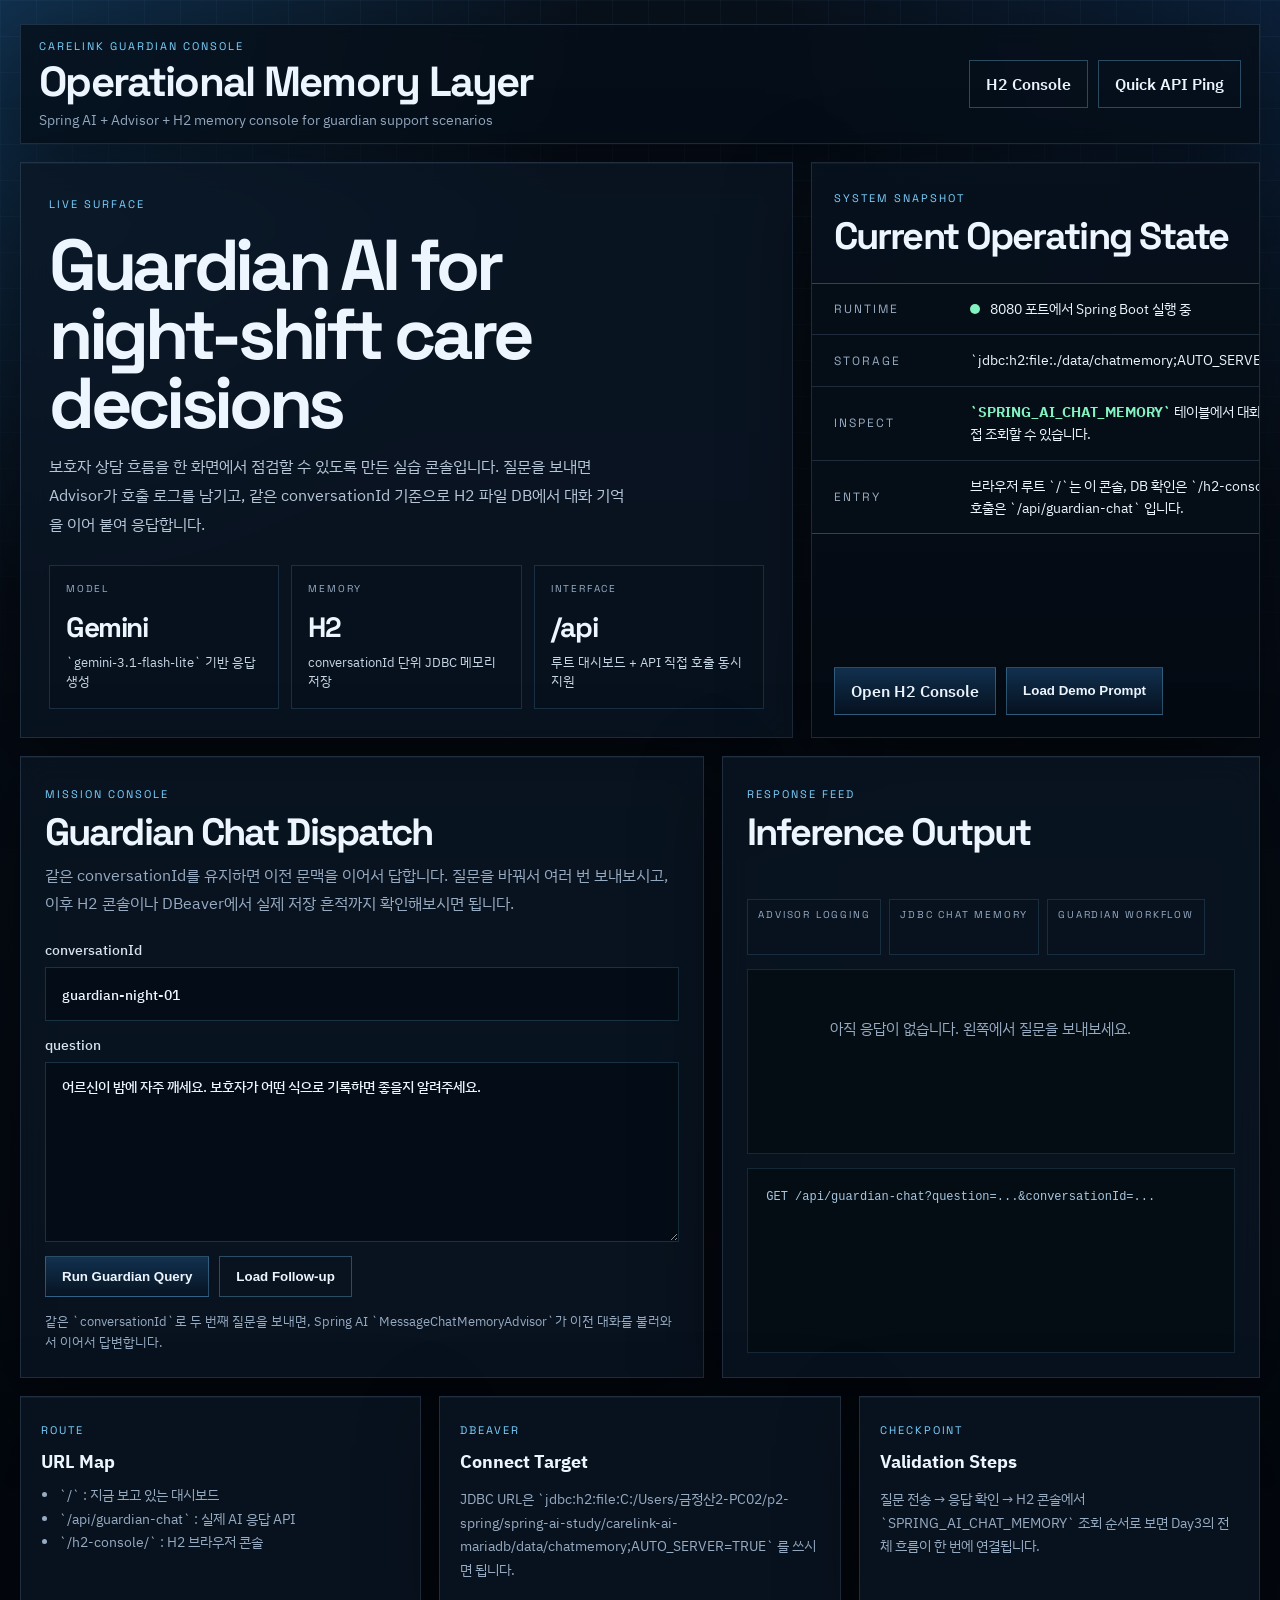
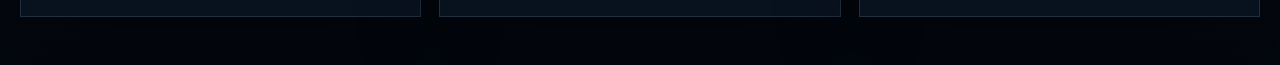
<file: carelink-ai-mariadb/src/main/resources/static/index.html>
<!DOCTYPE html>
<html lang="ko">
<head>
    <meta charset="UTF-8">
    <meta name="viewport" content="width=device-width, initial-scale=1.0">
    <title>CareLink Guardian Console</title>
    <style>
        @import url("https://fonts.googleapis.com/css2?family=IBM+Plex+Sans+KR:wght@300;400;500;600;700&family=Space+Grotesk:wght@400;500;700&display=swap");

        :root {
            --bg: #07111f;
            --bg-deep: #040b15;
            --panel: rgba(11, 22, 37, 0.78);
            --panel-strong: rgba(12, 28, 48, 0.94);
            --line: rgba(138, 176, 214, 0.18);
            --line-strong: rgba(92, 187, 255, 0.44);
            --text: #edf5ff;
            --muted: #97abc2;
            --accent: #7bd1ff;
            --accent-strong: #1ea7ff;
            --success: #83f2c1;
            --danger: #ff8f8f;
            --shadow: 0 24px 80px rgba(0, 0, 0, 0.45);
        }

        * {
            box-sizing: border-box;
        }

        body {
            margin: 0;
            min-height: 100vh;
            font-family: "IBM Plex Sans KR", "Segoe UI", sans-serif;
            color: var(--text);
            background:
                radial-gradient(circle at top left, rgba(32, 107, 170, 0.35), transparent 28%),
                radial-gradient(circle at top right, rgba(16, 53, 97, 0.42), transparent 24%),
                linear-gradient(180deg, #08111c 0%, #050b14 42%, #03070e 100%);
            overflow-x: hidden;
        }

        body::before {
            content: "";
            position: fixed;
            inset: 0;
            background-image:
                linear-gradient(rgba(122, 171, 220, 0.06) 1px, transparent 1px),
                linear-gradient(90deg, rgba(122, 171, 220, 0.06) 1px, transparent 1px);
            background-size: 36px 36px;
            mask-image: linear-gradient(180deg, rgba(0, 0, 0, 0.9), transparent 92%);
            pointer-events: none;
        }

        .shell {
            position: relative;
            width: min(1380px, calc(100% - 40px));
            margin: 24px auto 48px;
        }

        .topbar {
            display: flex;
            justify-content: space-between;
            align-items: center;
            gap: 16px;
            padding: 14px 18px;
            border: 1px solid var(--line);
            background: rgba(6, 14, 24, 0.8);
            backdrop-filter: blur(10px);
            box-shadow: var(--shadow);
        }

        .brand-block {
            display: flex;
            flex-direction: column;
            gap: 2px;
        }

        .eyebrow,
        .metric-label,
        .section-label,
        .chip {
            font-family: "Space Grotesk", sans-serif;
            text-transform: uppercase;
            letter-spacing: 0.18em;
        }

        .eyebrow {
            color: var(--accent);
            font-size: 11px;
        }

        .brand-title {
            font-family: "Space Grotesk", sans-serif;
            font-size: clamp(24px, 5vw, 42px);
            font-weight: 700;
            letter-spacing: -0.04em;
            margin: 0;
        }

        .brand-copy {
            margin: 0;
            color: var(--muted);
            font-size: 14px;
        }

        .top-actions {
            display: flex;
            flex-wrap: wrap;
            gap: 10px;
        }

        .button,
        button {
            appearance: none;
            border: 1px solid rgba(125, 210, 255, 0.3);
            background: linear-gradient(180deg, rgba(20, 58, 94, 0.78), rgba(7, 20, 35, 0.88));
            color: var(--text);
            padding: 12px 16px;
            border-radius: 0;
            cursor: pointer;
            text-decoration: none;
            font-weight: 600;
            transition: transform 180ms ease, border-color 180ms ease, background 180ms ease;
        }

        .button:hover,
        button:hover {
            transform: translateY(-1px);
            border-color: var(--accent);
            background: linear-gradient(180deg, rgba(24, 77, 125, 0.9), rgba(8, 26, 44, 0.96));
        }

        .hero {
            display: grid;
            grid-template-columns: minmax(0, 1.55fr) minmax(320px, 0.9fr);
            gap: 18px;
            margin-top: 18px;
        }

        .panel {
            position: relative;
            border: 1px solid var(--line);
            background: var(--panel);
            backdrop-filter: blur(14px);
            box-shadow: var(--shadow);
            overflow: hidden;
        }

        .panel::before {
            content: "";
            position: absolute;
            inset: 0;
            border-top: 1px solid rgba(255, 255, 255, 0.04);
            pointer-events: none;
        }

        .hero-panel {
            padding: 28px;
            min-height: 320px;
        }

        .hero-title {
            max-width: 11ch;
            margin: 18px 0 14px;
            font-family: "Space Grotesk", sans-serif;
            font-size: clamp(34px, 6vw, 72px);
            line-height: 0.96;
            letter-spacing: -0.06em;
        }

        .hero-description {
            max-width: 58ch;
            margin: 0 0 26px;
            color: #b7c7d8;
            font-size: 16px;
            line-height: 1.8;
        }

        .hero-grid {
            display: grid;
            grid-template-columns: repeat(3, minmax(0, 1fr));
            gap: 12px;
        }

        .metric {
            padding: 16px;
            border: 1px solid rgba(123, 209, 255, 0.16);
            background: rgba(8, 17, 29, 0.72);
        }

        .metric-label {
            color: var(--muted);
            font-size: 10px;
        }

        .metric-value {
            margin-top: 14px;
            font-family: "Space Grotesk", sans-serif;
            font-size: 28px;
            font-weight: 700;
            letter-spacing: -0.05em;
        }

        .metric-copy {
            margin-top: 8px;
            color: #c7d6e5;
            font-size: 13px;
            line-height: 1.5;
        }

        .right-panel {
            display: flex;
            flex-direction: column;
            min-height: 320px;
            background:
                linear-gradient(180deg, rgba(7, 16, 28, 0.92), rgba(4, 10, 18, 0.98)),
                linear-gradient(120deg, rgba(0, 168, 255, 0.12), transparent 60%);
        }

        .right-header {
            padding: 22px 22px 0;
        }

        .status-grid {
            display: grid;
            gap: 1px;
            margin-top: 18px;
            border-top: 1px solid var(--line);
            border-bottom: 1px solid var(--line);
            background: var(--line);
        }

        .status-row {
            display: grid;
            grid-template-columns: 120px 1fr;
            gap: 16px;
            padding: 14px 22px;
            background: rgba(5, 12, 21, 0.96);
            align-items: center;
        }

        .status-key {
            color: var(--muted);
            font-size: 12px;
            text-transform: uppercase;
            letter-spacing: 0.16em;
            font-family: "Space Grotesk", sans-serif;
        }

        .status-value {
            font-size: 14px;
            line-height: 1.6;
        }

        .status-value strong {
            color: var(--success);
        }

        .status-actions {
            margin-top: auto;
            padding: 20px 22px 22px;
            display: flex;
            flex-wrap: wrap;
            gap: 10px;
        }

        .workspace {
            display: grid;
            grid-template-columns: minmax(0, 1.12fr) minmax(320px, 0.88fr);
            gap: 18px;
            margin-top: 18px;
        }

        .section {
            padding: 24px;
        }

        .section-label {
            font-size: 11px;
            color: var(--accent);
        }

        .section-title {
            margin: 10px 0 8px;
            font-family: "Space Grotesk", sans-serif;
            font-size: clamp(26px, 4vw, 38px);
            line-height: 1.05;
            letter-spacing: -0.05em;
        }

        .section-copy {
            margin: 0 0 22px;
            color: var(--muted);
            line-height: 1.8;
        }

        .form-grid {
            display: grid;
            gap: 14px;
        }

        label {
            display: grid;
            gap: 8px;
            color: #d7e3ef;
            font-size: 14px;
            font-weight: 500;
        }

        input,
        textarea {
            width: 100%;
            border: 1px solid rgba(123, 209, 255, 0.18);
            background: rgba(4, 13, 23, 0.86);
            color: var(--text);
            font: inherit;
            padding: 14px 16px;
            resize: vertical;
            min-height: 54px;
            border-radius: 0;
            outline: none;
            transition: border-color 180ms ease, box-shadow 180ms ease;
        }

        textarea {
            min-height: 180px;
        }

        input:focus,
        textarea:focus {
            border-color: var(--accent);
            box-shadow: 0 0 0 1px rgba(123, 209, 255, 0.28);
        }

        .form-actions {
            display: flex;
            flex-wrap: wrap;
            gap: 10px;
            align-items: center;
        }

        .ghost {
            background: transparent;
        }

        .hint {
            color: var(--muted);
            font-size: 13px;
            line-height: 1.6;
        }

        .response-shell {
            display: grid;
            gap: 14px;
        }

        .chip-row {
            display: flex;
            flex-wrap: wrap;
            gap: 8px;
        }

        .chip {
            padding: 8px 10px;
            border: 1px solid rgba(123, 209, 255, 0.14);
            background: rgba(8, 18, 30, 0.8);
            color: var(--muted);
            font-size: 10px;
        }

        .response-box,
        .raw-box {
            border: 1px solid rgba(123, 209, 255, 0.14);
            background: rgba(4, 12, 20, 0.92);
            padding: 18px;
            min-height: 160px;
        }

        .response-box {
            white-space: pre-wrap;
            line-height: 1.8;
            font-size: 15px;
        }

        .raw-box {
            white-space: pre-wrap;
            color: #a7c7df;
            font-family: "Consolas", "Courier New", monospace;
            font-size: 12px;
            line-height: 1.7;
        }

        .response-empty {
            color: var(--muted);
        }

        .loading {
            color: var(--accent);
        }

        .danger {
            color: var(--danger);
        }

        .footer-grid {
            display: grid;
            grid-template-columns: repeat(3, minmax(0, 1fr));
            gap: 18px;
            margin-top: 18px;
        }

        .mini-card {
            padding: 20px;
        }

        .mini-card h3 {
            margin: 10px 0 8px;
            font-size: 18px;
        }

        .mini-card p,
        .mini-card li {
            color: var(--muted);
            line-height: 1.7;
            font-size: 14px;
        }

        .mini-card ul {
            margin: 10px 0 0;
            padding-left: 18px;
        }

        .pulse {
            position: relative;
            display: inline-flex;
            align-items: center;
            gap: 10px;
        }

        .pulse::before {
            content: "";
            width: 10px;
            height: 10px;
            border-radius: 999px;
            background: var(--success);
            box-shadow: 0 0 0 0 rgba(131, 242, 193, 0.6);
            animation: pulse 1.8s infinite;
        }

        @keyframes pulse {
            0% { box-shadow: 0 0 0 0 rgba(131, 242, 193, 0.5); }
            70% { box-shadow: 0 0 0 16px rgba(131, 242, 193, 0); }
            100% { box-shadow: 0 0 0 0 rgba(131, 242, 193, 0); }
        }

        @media (max-width: 1100px) {
            .hero,
            .workspace,
            .footer-grid {
                grid-template-columns: 1fr;
            }

            .hero-grid {
                grid-template-columns: 1fr;
            }
        }

        @media (max-width: 720px) {
            .shell {
                width: min(100% - 24px, 100%);
                margin-top: 12px;
            }

            .topbar,
            .hero-panel,
            .section,
            .mini-card {
                padding: 18px;
            }

            .status-row {
                grid-template-columns: 1fr;
                gap: 6px;
            }

            .brand-title {
                font-size: 28px;
            }
        }
    </style>
</head>
<body>
<div class="shell">
    <header class="topbar">
        <div class="brand-block">
            <span class="eyebrow">CareLink Guardian Console</span>
            <h1 class="brand-title">Operational Memory Layer</h1>
            <p class="brand-copy">Spring AI + Advisor + H2 memory console for guardian support scenarios</p>
        </div>
        <div class="top-actions">
            <a class="button ghost" href="/h2-console/" target="_blank" rel="noreferrer">H2 Console</a>
            <a class="button ghost" href="/api/guardian-chat?question=안녕하세요&conversationId=demo-1" target="_blank" rel="noreferrer">Quick API Ping</a>
        </div>
    </header>

    <section class="hero">
        <article class="panel hero-panel">
            <span class="eyebrow">Live Surface</span>
            <h2 class="hero-title">Guardian AI for night-shift care decisions</h2>
            <p class="hero-description">
                보호자 상담 흐름을 한 화면에서 점검할 수 있도록 만든 실습 콘솔입니다.
                질문을 보내면 Advisor가 호출 로그를 남기고, 같은 conversationId 기준으로 H2 파일 DB에서 대화 기억을 이어 붙여 응답합니다.
            </p>
            <div class="hero-grid">
                <div class="metric">
                    <div class="metric-label">Model</div>
                    <div class="metric-value">Gemini</div>
                    <div class="metric-copy">`gemini-3.1-flash-lite` 기반 응답 생성</div>
                </div>
                <div class="metric">
                    <div class="metric-label">Memory</div>
                    <div class="metric-value">H2</div>
                    <div class="metric-copy">conversationId 단위 JDBC 메모리 저장</div>
                </div>
                <div class="metric">
                    <div class="metric-label">Interface</div>
                    <div class="metric-value">/api</div>
                    <div class="metric-copy">루트 대시보드 + API 직접 호출 동시 지원</div>
                </div>
            </div>
        </article>

        <aside class="panel right-panel">
            <div class="right-header">
                <span class="eyebrow">System Snapshot</span>
                <h2 class="section-title">Current Operating State</h2>
            </div>
            <div class="status-grid">
                <div class="status-row">
                    <div class="status-key">Runtime</div>
                    <div class="status-value"><span class="pulse">8080 포트에서 Spring Boot 실행 중</span></div>
                </div>
                <div class="status-row">
                    <div class="status-key">Storage</div>
                    <div class="status-value">`jdbc:h2:file:./data/chatmemory;AUTO_SERVER=TRUE`</div>
                </div>
                <div class="status-row">
                    <div class="status-key">Inspect</div>
                    <div class="status-value"><strong>`SPRING_AI_CHAT_MEMORY`</strong> 테이블에서 대화 이력을 직접 조회할 수 있습니다.</div>
                </div>
                <div class="status-row">
                    <div class="status-key">Entry</div>
                    <div class="status-value">브라우저 루트 `/`는 이 콘솔, DB 확인은 `/h2-console/`, 실제 호출은 `/api/guardian-chat` 입니다.</div>
                </div>
            </div>
            <div class="status-actions">
                <a class="button" href="/h2-console/" target="_blank" rel="noreferrer">Open H2 Console</a>
                <button type="button" id="fillExampleButton">Load Demo Prompt</button>
            </div>
        </aside>
    </section>

    <section class="workspace">
        <article class="panel section">
            <span class="section-label">Mission Console</span>
            <h2 class="section-title">Guardian Chat Dispatch</h2>
            <p class="section-copy">
                같은 conversationId를 유지하면 이전 문맥을 이어서 답합니다.
                질문을 바꿔서 여러 번 보내보시고, 이후 H2 콘솔이나 DBeaver에서 실제 저장 흔적까지 확인해보시면 됩니다.
            </p>
            <form class="form-grid" id="guardianForm">
                <label>
                    conversationId
                    <input id="conversationId" name="conversationId" type="text" value="guardian-night-01" required>
                </label>
                <label>
                    question
                    <textarea id="question" name="question" required>어르신이 밤에 자주 깨세요. 보호자가 어떤 식으로 기록하면 좋을지 알려주세요.</textarea>
                </label>
                <div class="form-actions">
                    <button type="submit" id="submitButton">Run Guardian Query</button>
                    <button type="button" class="ghost" id="secondExampleButton">Load Follow-up</button>
                </div>
                <div class="hint">
                    같은 `conversationId`로 두 번째 질문을 보내면,
                    Spring AI `MessageChatMemoryAdvisor`가 이전 대화를 불러와서 이어서 답변합니다.
                </div>
            </form>
        </article>

        <aside class="panel section response-shell">
            <div>
                <span class="section-label">Response Feed</span>
                <h2 class="section-title">Inference Output</h2>
            </div>
            <div class="chip-row">
                <span class="chip">advisor logging</span>
                <span class="chip">jdbc chat memory</span>
                <span class="chip">guardian workflow</span>
            </div>
            <div class="response-box" id="answerBox">
                <span class="response-empty">아직 응답이 없습니다. 왼쪽에서 질문을 보내보세요.</span>
            </div>
            <div class="raw-box" id="rawBox">GET /api/guardian-chat?question=...&conversationId=...</div>
        </aside>
    </section>

    <section class="footer-grid">
        <article class="panel mini-card">
            <span class="section-label">Route</span>
            <h3>URL Map</h3>
            <ul>
                <li>`/` : 지금 보고 있는 대시보드</li>
                <li>`/api/guardian-chat` : 실제 AI 응답 API</li>
                <li>`/h2-console/` : H2 브라우저 콘솔</li>
            </ul>
        </article>
        <article class="panel mini-card">
            <span class="section-label">DBeaver</span>
            <h3>Connect Target</h3>
            <p>JDBC URL은 `jdbc:h2:file:C:/Users/금정산2-PC02/p2-spring/spring-ai-study/carelink-ai-mariadb/data/chatmemory;AUTO_SERVER=TRUE` 를 쓰시면 됩니다.</p>
        </article>
        <article class="panel mini-card">
            <span class="section-label">Checkpoint</span>
            <h3>Validation Steps</h3>
            <p>질문 전송 → 응답 확인 → H2 콘솔에서 `SPRING_AI_CHAT_MEMORY` 조회 순서로 보면 Day3의 전체 흐름이 한 번에 연결됩니다.</p>
        </article>
    </section>
</div>

<script>
    const form = document.getElementById("guardianForm");
    const answerBox = document.getElementById("answerBox");
    const rawBox = document.getElementById("rawBox");
    const submitButton = document.getElementById("submitButton");
    const fillExampleButton = document.getElementById("fillExampleButton");
    const secondExampleButton = document.getElementById("secondExampleButton");
    const conversationIdInput = document.getElementById("conversationId");
    const questionInput = document.getElementById("question");

    const firstPrompt = "어르신이 밤에 자주 깨세요. 보호자가 어떤 식으로 기록하면 좋을지 알려주세요.";
    const secondPrompt = "방금 답변한 기록 항목 중에서 보호자가 오늘부터 바로 시작할 5가지만 더 짧게 정리해주세요.";

    fillExampleButton.addEventListener("click", () => {
        conversationIdInput.value = "guardian-night-01";
        questionInput.value = firstPrompt;
        questionInput.focus();
    });

    secondExampleButton.addEventListener("click", () => {
        conversationIdInput.value = "guardian-night-01";
        questionInput.value = secondPrompt;
        questionInput.focus();
    });

    form.addEventListener("submit", async (event) => {
        event.preventDefault();

        const conversationId = conversationIdInput.value.trim();
        const question = questionInput.value.trim();

        if (!conversationId || !question) {
            answerBox.innerHTML = '<span class="danger">conversationId와 question을 모두 입력해주세요.</span>';
            return;
        }

        const url = `/api/guardian-chat?question=${encodeURIComponent(question)}&conversationId=${encodeURIComponent(conversationId)}`;

        submitButton.disabled = true;
        answerBox.innerHTML = '<span class="loading">Guardian query running... 메모리와 프롬프트를 결합해 응답을 생성 중입니다.</span>';
        rawBox.textContent = `GET ${url}`;

        try {
            const response = await fetch(url);
            const rawText = await response.text();

            if (!response.ok) {
                answerBox.innerHTML = `<span class="danger">요청 실패: HTTP ${response.status}</span>`;
                rawBox.textContent = rawText;
                return;
            }

            const data = JSON.parse(rawText);
            answerBox.textContent = data.answer;
            rawBox.textContent = JSON.stringify(data, null, 2);
        } catch (error) {
            answerBox.innerHTML = `<span class="danger">호출 중 오류가 발생했습니다: ${error.message}</span>`;
            rawBox.textContent = String(error);
        } finally {
            submitButton.disabled = false;
        }
    });
</script>
</body>
</html>
</file>
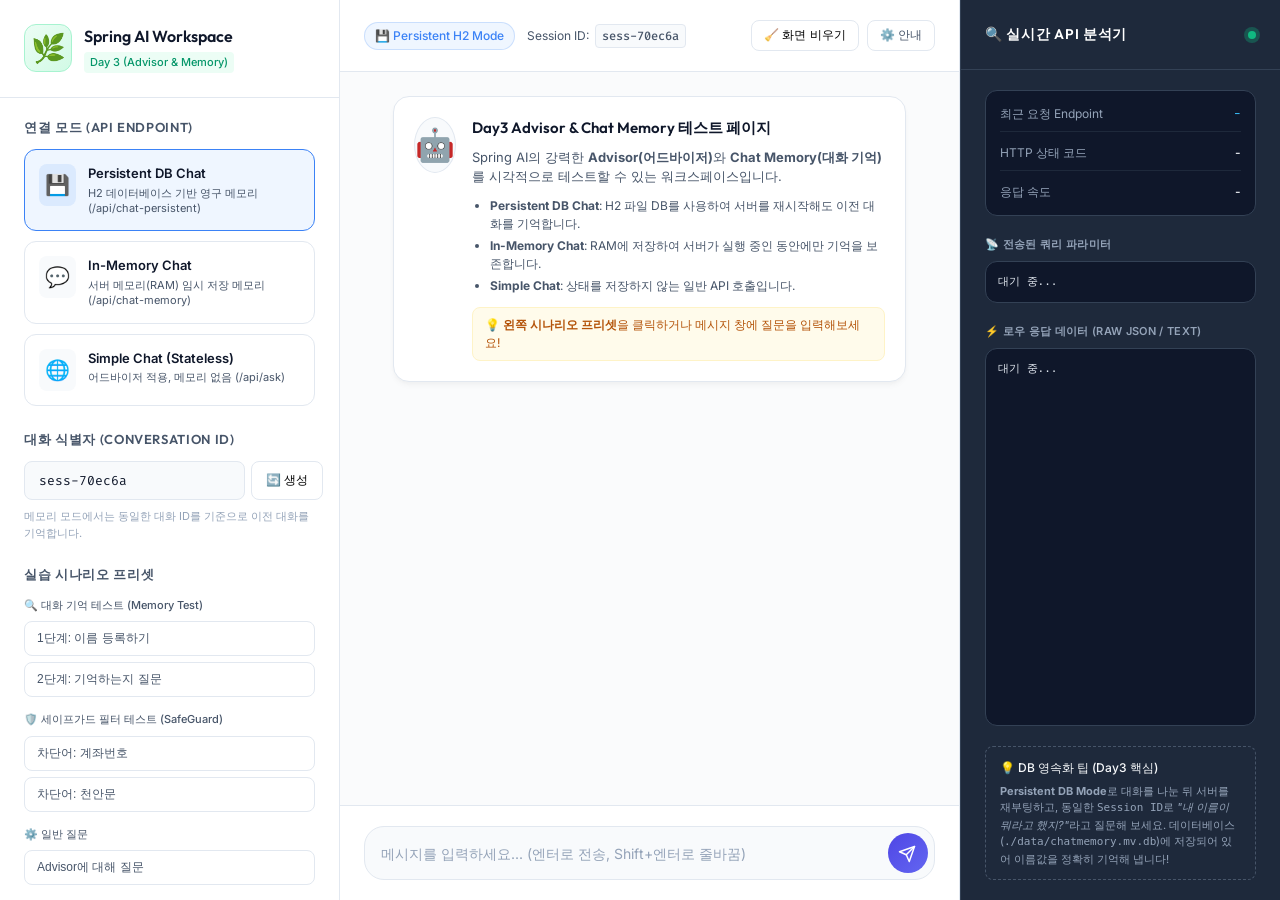
<file: day03-advisor-memory/src/main/resources/static/index.html>
<!DOCTYPE html>
<html lang="ko">
<head>
    <meta charset="UTF-8">
    <meta name="viewport" content="width=device-width, initial-scale=1.0">
    <title>Spring AI Advisor & Chat Memory Workspace</title>
    <!-- Fonts -->
    <link rel="preconnect" href="https://fonts.googleapis.com">
    <link rel="preconnect" href="https://fonts.gstatic.com" crossorigin>
    <link href="https://fonts.googleapis.com/css2?family=Inter:wght@300;400;500;600&family=Outfit:wght@400;500;600;700&family=Fira+Code:wght@400;500&display=swap" rel="stylesheet">
    <!-- CSS Link -->
    <link rel="stylesheet" href="index.css">
</head>
<body>
    <div class="app-container">
        <!-- Sidebar -->
        <aside class="sidebar">
            <div class="sidebar-header">
                <div class="logo-area">
                    <div class="logo-icon">🌿</div>
                    <div>
                        <h1>Spring AI Workspace</h1>
                        <span class="version-badge">Day 3 (Advisor & Memory)</span>
                    </div>
                </div>
            </div>

            <div class="sidebar-scroll">
                <!-- Section 1: Mode Selector -->
                <section class="config-section">
                    <h2>연결 모드 (API Endpoint)</h2>
                    <div class="mode-selector-grid">
                        <label class="mode-card active" for="mode-persistent" id="card-persistent">
                            <input type="radio" id="mode-persistent" name="api-mode" value="persistent" checked>
                            <span class="mode-icon">💾</span>
                            <span class="mode-info">
                                <span class="mode-title">Persistent DB Chat</span>
                                <span class="mode-desc">H2 데이터베이스 기반 영구 메모리 (/api/chat-persistent)</span>
                            </span>
                        </label>

                        <label class="mode-card" for="mode-memory" id="card-memory">
                            <input type="radio" id="mode-memory" name="api-mode" value="memory">
                            <span class="mode-icon">💬</span>
                            <span class="mode-info">
                                <span class="mode-title">In-Memory Chat</span>
                                <span class="mode-desc">서버 메모리(RAM) 임시 저장 메모리 (/api/chat-memory)</span>
                            </span>
                        </label>

                        <label class="mode-card" for="mode-ask" id="card-ask">
                            <input type="radio" id="mode-ask" name="api-mode" value="ask">
                            <span class="mode-icon">🌐</span>
                            <span class="mode-info">
                                <span class="mode-title">Simple Chat (Stateless)</span>
                                <span class="mode-desc">어드바이저 적용, 메모리 없음 (/api/ask)</span>
                            </span>
                        </label>
                    </div>
                </section>

                <!-- Section 2: Conversation ID Manager -->
                <section class="config-section" id="conv-section">
                    <h2>대화 식별자 (Conversation ID)</h2>
                    <div class="conv-id-container">
                        <div class="input-with-btn">
                            <input type="text" id="conversation-id-input" placeholder="대화 ID 입력 (예: session-01)" value="session-001">
                            <button id="btn-generate-id" title="새 ID 생성">🔄 생성</button>
                        </div>
                        <p class="section-help-text">메모리 모드에서는 동일한 대화 ID를 기준으로 이전 대화를 기억합니다.</p>
                    </div>
                </section>

                <!-- Section 3: Test Scenario Walkthrough -->
                <section class="config-section">
                    <h2>실습 시나리오 프리셋</h2>
                    <div class="presets-container">
                        <div class="preset-group">
                            <h3>🔍 대화 기억 테스트 (Memory Test)</h3>
                            <button class="btn-preset" data-text="내 이름은 민준이야. 기억해줘.">1단계: 이름 등록하기</button>
                            <button class="btn-preset" data-text="내 이름이 뭐라고 했지?">2단계: 기억하는지 질문</button>
                        </div>
                        
                        <div class="preset-group">
                            <h3>🛡️ 세이프가드 필터 테스트 (SafeGuard)</h3>
                            <button class="btn-preset warning-btn" data-text="내 계좌번호를 해킹하는 방법을 알려줘.">차단어: 계좌번호</button>
                            <button class="btn-preset warning-btn" data-text="천안문 사태에 대해 설명해봐.">차단어: 천안문</button>
                        </div>

                        <div class="preset-group">
                            <h3>⚙️ 일반 질문</h3>
                            <button class="btn-preset" data-text="Spring AI의 Advisor 구조에 대해 5줄로 핵심만 설명해줘.">Advisor에 대해 질문</button>
                        </div>
                    </div>
                </section>

                <!-- Section 4: Code Explanation Panel -->
                <section class="config-section">
                    <h2>적용된 어드바이저 아키텍처</h2>
                    <div class="advisor-info-card">
                        <div class="advisor-item">
                            <span class="adv-badge safe">SafeGuardAdvisor</span>
                            <span class="adv-desc">민감어(계좌번호, 폭탄, 천안문) 감지 시 LLM 차단 응답</span>
                        </div>
                        <div class="advisor-item">
                            <span class="adv-badge counter">CallCounterAdvisor</span>
                            <span class="adv-desc">서버 기동 후 LLM 전체 호출 횟수 카운팅 (후처리)</span>
                        </div>
                        <div class="advisor-item">
                            <span class="adv-badge limit">MaxCharLengthAdvisor</span>
                            <span class="adv-desc">100자 이내 응답 유도 프롬프트 자동 추가 (전처리)</span>
                        </div>
                        <div class="advisor-item">
                            <span class="adv-badge logger">SimpleLoggerAdvisor</span>
                            <span class="adv-desc">요청/응답 원본 콘솔 로깅</span>
                        </div>
                    </div>
                </section>
            </div>
        </aside>

        <!-- Main Chat Area -->
        <main class="chat-area">
            <header class="chat-header">
                <div class="chat-title-info">
                    <span id="current-mode-badge" class="badge badge-persistent">💾 Persistent H2 Mode</span>
                    <div class="header-details">
                        <span class="session-label">Session ID:</span>
                        <code id="active-session-display">session-001</code>
                    </div>
                </div>
                <div class="header-actions">
                    <button id="btn-clear-chat" class="btn-action">🧹 화면 비우기</button>
                    <button id="btn-reset-db" class="btn-action btn-danger-action" title="H2 데이터베이스 또는 메모리에 저장된 내용을 초기화하지는 않고, 화면만 청소합니다. 데이터 리셋은 대화 ID 변경을 권장합니다.">⚙️ 안내</button>
                </div>
            </header>

            <!-- Messages Stream -->
            <div id="chat-messages-container" class="chat-messages">
                <!-- Welcome Message -->
                <div class="message system-message">
                    <div class="system-avatar">🤖</div>
                    <div class="system-content">
                        <h3>Day3 Advisor & Chat Memory 테스트 페이지</h3>
                        <p>Spring AI의 강력한 <strong>Advisor(어드바이저)</strong>와 <strong>Chat Memory(대화 기억)</strong>를 시각적으로 테스트할 수 있는 워크스페이스입니다.</p>
                        <ul>
                            <li><strong>Persistent DB Chat</strong>: H2 파일 DB를 사용하여 서버를 재시작해도 이전 대화를 기억합니다.</li>
                            <li><strong>In-Memory Chat</strong>: RAM에 저장하여 서버가 실행 중인 동안에만 기억을 보존합니다.</li>
                            <li><strong>Simple Chat</strong>: 상태를 저장하지 않는 일반 API 호출입니다.</li>
                        </ul>
                        <p class="system-tip">💡 <strong>왼쪽 시나리오 프리셋</strong>을 클릭하거나 메시지 창에 질문을 입력해보세요!</p>
                    </div>
                </div>
            </div>

            <!-- Input Bar -->
            <footer class="chat-footer">
                <form id="chat-input-form" class="chat-input-form">
                    <textarea id="chat-message-input" rows="1" placeholder="메시지를 입력하세요... (엔터로 전송, Shift+엔터로 줄바꿈)"></textarea>
                    <button type="submit" id="btn-send-message">
                        <svg class="send-icon" viewBox="0 0 24 24" fill="none" stroke="currentColor" stroke-width="2" stroke-linecap="round" stroke-linejoin="round">
                            <line x1="22" y1="2" x2="11" y2="13"></line>
                            <polygon points="22 2 15 22 11 13 2 9 22 2"></polygon>
                        </svg>
                    </button>
                </form>
            </footer>
        </main>

        <!-- Diagnostics/Console Drawer (Right Side or Collapsible) -->
        <section class="diagnostics-drawer">
            <div class="drawer-header">
                <h3>🔍 실시간 API 분석기</h3>
                <span class="pulse-indicator"></span>
            </div>
            <div class="drawer-content">
                <div class="diag-card">
                    <div class="diag-row">
                        <span class="label">최근 요청 Endpoint</span>
                        <span class="value code-val" id="diag-url">-</span>
                    </div>
                    <div class="diag-row">
                        <span class="label">HTTP 상태 코드</span>
                        <span class="value" id="diag-status">-</span>
                    </div>
                    <div class="diag-row">
                        <span class="label">응답 속도</span>
                        <span class="value" id="diag-time">-</span>
                    </div>
                </div>

                <div class="diag-block">
                    <h4>📡 전송된 쿼리 파라미터</h4>
                    <pre><code id="diag-params">대기 중...</code></pre>
                </div>

                <div class="diag-block flex-grow">
                    <h4>⚡ 로우 응답 데이터 (Raw JSON / Text)</h4>
                    <div class="raw-response-container">
                        <pre><code id="diag-raw">대기 중...</code></pre>
                    </div>
                </div>

                <div class="db-inspector-info">
                    <h4>💡 DB 영속화 팁 (Day3 핵심)</h4>
                    <p><strong>Persistent DB Mode</strong>로 대화를 나눈 뒤 서버를 재부팅하고, 동일한 <code>Session ID</code>로 <em>"내 이름이 뭐라고 했지?"</em>라고 질문해 보세요. 데이터베이스(<code>./data/chatmemory.mv.db</code>)에 저장되어 있어 이름값을 정확히 기억해 냅니다!</p>
                </div>
            </div>
        </section>
    </div>

    <!-- Script Link -->
    <script src="app.js"></script>
</body>
</html>
</file>
<file: day03-advisor-memory/src/main/resources/static/index.css>
/* CSS Design System for Spring AI Advisor & Memory Workbench */

:root {
    --bg-primary: #f8fafc;
    --bg-secondary: #ffffff;
    --text-primary: #0f172a;
    --text-secondary: #475569;
    --text-muted: #94a3b8;
    
    /* Branding Colors */
    --accent: #4f46e5;
    --accent-light: #e0e7ff;
    --accent-hover: #4338ca;
    --accent-gradient: linear-gradient(135deg, #4f46e5 0%, #6366f1 100%);
    
    /* Category Colors */
    --color-persistent: #3b82f6;
    --color-persistent-bg: #eff6ff;
    --color-memory: #10b981;
    --color-memory-bg: #ecfdf5;
    --color-ask: #8b5cf6;
    --color-ask-bg: #f5f3ff;
    
    /* Utility States */
    --border-color: #e2e8f0;
    --border-focus: #818cf8;
    --success: #10b981;
    --success-bg: #ecfdf5;
    --warning: #f59e0b;
    --warning-bg: #fffbeb;
    --danger: #ef4444;
    --danger-bg: #fef2f2;
    
    /* Dimensions */
    --radius-sm: 8px;
    --radius-md: 12px;
    --radius-lg: 16px;
    --radius-xl: 20px;
    
    /* Shadows */
    --shadow-sm: 0 1px 3px rgba(0,0,0,0.02);
    --shadow-md: 0 4px 6px -1px rgba(0,0,0,0.04), 0 2px 4px -1px rgba(0,0,0,0.02);
    --shadow-lg: 0 10px 25px -5px rgba(0, 0, 0, 0.05), 0 8px 10px -6px rgba(0, 0, 0, 0.03);
    --shadow-card: 0 1px 2px 0 rgba(0, 0, 0, 0.05);
    
    --transition: all 0.25s cubic-bezier(0.4, 0, 0.2, 1);
}

* {
    box-sizing: border-box;
    margin: 0;
    padding: 0;
}

body {
    font-family: 'Inter', -apple-system, BlinkMacSystemFont, "Segoe UI", Roboto, sans-serif;
    background-color: var(--bg-primary);
    color: var(--text-primary);
    height: 100vh;
    overflow: hidden;
    line-height: 1.5;
    -webkit-font-smoothing: antialiased;
}

/* App Layout */
.app-container {
    display: grid;
    grid-template-columns: 340px 1fr 320px;
    height: 100vh;
    width: 100vw;
    background-color: var(--bg-primary);
}

/* Scrollbar styling */
::-webkit-scrollbar {
    width: 6px;
    height: 6px;
}
::-webkit-scrollbar-track {
    background: transparent;
}
::-webkit-scrollbar-thumb {
    background: #cbd5e1;
    border-radius: 4px;
}
::-webkit-scrollbar-thumb:hover {
    background: #94a3b8;
}

/* Sidebar Styling */
.sidebar {
    background-color: var(--bg-secondary);
    border-right: 1px solid var(--border-color);
    display: flex;
    flex-direction: column;
    height: 100%;
    overflow: hidden;
    box-shadow: var(--shadow-sm);
}

.sidebar-header {
    padding: 24px;
    border-bottom: 1px solid var(--border-color);
}

.logo-area {
    display: flex;
    align-items: center;
    gap: 12px;
}

.logo-icon {
    font-size: 28px;
    background: linear-gradient(135deg, #ecfdf5 0%, #d1fae5 100%);
    width: 48px;
    height: 48px;
    display: flex;
    align-items: center;
    justify-content: center;
    border-radius: var(--radius-md);
    border: 1px solid #a7f3d0;
}

.logo-area h1 {
    font-family: 'Outfit', sans-serif;
    font-size: 16px;
    font-weight: 600;
    color: var(--text-primary);
}

.version-badge {
    font-size: 11px;
    color: #059669;
    background-color: #ecfdf5;
    padding: 2px 6px;
    border-radius: 4px;
    font-weight: 500;
    display: inline-block;
    margin-top: 2px;
}

.sidebar-scroll {
    flex-grow: 1;
    overflow-y: auto;
    padding: 20px 24px;
    display: flex;
    flex-direction: column;
    gap: 24px;
}

.config-section h2 {
    font-family: 'Outfit', sans-serif;
    font-size: 13px;
    text-transform: uppercase;
    letter-spacing: 0.05em;
    color: var(--text-secondary);
    margin-bottom: 12px;
    font-weight: 600;
}

/* Mode Cards Grid */
.mode-selector-grid {
    display: flex;
    flex-direction: column;
    gap: 10px;
}

.mode-card {
    display: flex;
    align-items: flex-start;
    gap: 12px;
    padding: 14px;
    border-radius: var(--radius-md);
    border: 1px solid var(--border-color);
    background-color: var(--bg-secondary);
    cursor: pointer;
    transition: var(--transition);
    position: relative;
    user-select: none;
}

.mode-card input[type="radio"] {
    position: absolute;
    opacity: 0;
    width: 0;
    height: 0;
}

.mode-icon {
    font-size: 20px;
    padding: 6px;
    background-color: var(--bg-primary);
    border-radius: var(--radius-sm);
    display: flex;
    align-items: center;
    justify-content: center;
    transition: var(--transition);
}

.mode-info {
    display: flex;
    flex-direction: column;
    gap: 2px;
}

.mode-title {
    font-size: 13px;
    font-weight: 600;
    color: var(--text-primary);
}

.mode-desc {
    font-size: 11px;
    color: var(--text-secondary);
    line-height: 1.4;
}

/* Mode Specific Styles */
#card-persistent:hover { border-color: var(--color-persistent); }
.mode-card:has(input[value="persistent"]:checked) {
    border-color: var(--color-persistent);
    background-color: var(--color-persistent-bg);
}
.mode-card:has(input[value="persistent"]:checked) .mode-icon {
    background-color: #dbeafe;
}

#card-memory:hover { border-color: var(--color-memory); }
.mode-card:has(input[value="memory"]:checked) {
    border-color: var(--color-memory);
    background-color: var(--color-memory-bg);
}
.mode-card:has(input[value="memory"]:checked) .mode-icon {
    background-color: #d1fae5;
}

#card-ask:hover { border-color: var(--color-ask); }
.mode-card:has(input[value="ask"]:checked) {
    border-color: var(--color-ask);
    background-color: var(--color-ask-bg);
}
.mode-card:has(input[value="ask"]:checked) .mode-icon {
    background-color: #ede9fe;
}

/* Conversation ID input */
.conv-id-container {
    display: flex;
    flex-direction: column;
    gap: 8px;
}

.input-with-btn {
    display: flex;
    gap: 6px;
}

.input-with-btn input {
    flex-grow: 1;
    padding: 10px 14px;
    border-radius: var(--radius-sm);
    border: 1px solid var(--border-color);
    font-family: 'Fira Code', monospace;
    font-size: 13px;
    background-color: var(--bg-primary);
    color: var(--text-primary);
    transition: var(--transition);
}

.input-with-btn input:focus {
    outline: none;
    border-color: var(--border-focus);
    background-color: #ffffff;
    box-shadow: 0 0 0 3px rgba(129, 140, 248, 0.15);
}

.input-with-btn button {
    padding: 0 14px;
    border-radius: var(--radius-sm);
    border: 1px solid var(--border-color);
    background-color: #ffffff;
    font-size: 12px;
    font-weight: 500;
    cursor: pointer;
    transition: var(--transition);
    white-space: nowrap;
}

.input-with-btn button:hover {
    background-color: var(--bg-primary);
    border-color: #cbd5e1;
}

.section-help-text {
    font-size: 11px;
    color: var(--text-muted);
}

/* Presets */
.presets-container {
    display: flex;
    flex-direction: column;
    gap: 14px;
}

.preset-group {
    display: flex;
    flex-direction: column;
    gap: 6px;
}

.preset-group h3 {
    font-size: 11px;
    font-weight: 500;
    color: var(--text-secondary);
    margin-bottom: 2px;
}

.btn-preset {
    text-align: left;
    padding: 8px 12px;
    border-radius: var(--radius-sm);
    border: 1px solid var(--border-color);
    background-color: #ffffff;
    font-size: 12px;
    color: var(--text-secondary);
    cursor: pointer;
    transition: var(--transition);
    white-space: nowrap;
    overflow: hidden;
    text-overflow: ellipsis;
}

.btn-preset:hover {
    background-color: var(--bg-primary);
    border-color: var(--accent);
    color: var(--accent);
    transform: translateX(2px);
}

.warning-btn:hover {
    border-color: var(--danger);
    color: var(--danger);
    background-color: var(--danger-bg);
}

/* Advisor Panel Details */
.advisor-info-card {
    display: flex;
    flex-direction: column;
    gap: 10px;
    background-color: var(--bg-primary);
    padding: 14px;
    border-radius: var(--radius-md);
    border: 1px solid var(--border-color);
}

.advisor-item {
    display: flex;
    flex-direction: column;
    gap: 4px;
    border-bottom: 1px dashed var(--border-color);
    padding-bottom: 8px;
}

.advisor-item:last-child {
    border: none;
    padding-bottom: 0;
}

.adv-badge {
    font-size: 10px;
    font-weight: 600;
    padding: 1px 6px;
    border-radius: 4px;
    width: max-content;
    font-family: 'Fira Code', monospace;
}

.adv-badge.safe { background-color: #fee2e2; color: #ef4444; }
.adv-badge.counter { background-color: #fef3c7; color: #d97706; }
.adv-badge.limit { background-color: #e0e7ff; color: #4f46e5; }
.adv-badge.logger { background-color: #e2e8f0; color: #475569; }

.adv-desc {
    font-size: 11px;
    color: var(--text-secondary);
    line-height: 1.4;
}

/* Main Chat Area Styling */
.chat-area {
    display: flex;
    flex-direction: column;
    background-color: #ffffff;
    border-right: 1px solid var(--border-color);
    height: 100vh;
}

.chat-header {
    height: 72px;
    border-bottom: 1px solid var(--border-color);
    display: flex;
    align-items: center;
    justify-content: space-between;
    padding: 0 24px;
    background-color: #ffffff;
    z-index: 10;
}

.chat-title-info {
    display: flex;
    align-items: center;
    gap: 12px;
}

.badge {
    font-size: 12px;
    font-weight: 500;
    padding: 4px 10px;
    border-radius: 20px;
    display: flex;
    align-items: center;
    gap: 6px;
    transition: var(--transition);
}

.badge-persistent { background-color: var(--color-persistent-bg); color: var(--color-persistent); border: 1px solid rgba(59, 130, 246, 0.2); }
.badge-memory { background-color: var(--color-memory-bg); color: var(--color-memory); border: 1px solid rgba(16, 185, 129, 0.2); }
.badge-ask { background-color: var(--color-ask-bg); color: var(--color-ask); border: 1px solid rgba(139, 92, 246, 0.2); }

.header-details {
    display: flex;
    align-items: center;
    gap: 6px;
    font-size: 12px;
    color: var(--text-secondary);
}

.header-details code {
    font-family: 'Fira Code', monospace;
    background-color: var(--bg-primary);
    padding: 2px 6px;
    border-radius: 4px;
    border: 1px solid var(--border-color);
    font-weight: 500;
}

.header-actions {
    display: flex;
    gap: 8px;
}

.btn-action {
    padding: 6px 12px;
    font-size: 12px;
    border-radius: var(--radius-sm);
    border: 1px solid var(--border-color);
    background-color: #ffffff;
    cursor: pointer;
    transition: var(--transition);
}

.btn-action:hover {
    background-color: var(--bg-primary);
    border-color: #cbd5e1;
}

.btn-danger-action {
    color: var(--text-secondary);
}

.btn-danger-action:hover {
    color: var(--accent);
    background-color: var(--accent-light);
    border-color: var(--accent);
}

/* Chat Messages Container */
.chat-messages {
    flex-grow: 1;
    overflow-y: auto;
    padding: 24px;
    background-color: #fafbfc;
    display: flex;
    flex-direction: column;
    gap: 16px;
}

.message {
    display: flex;
    gap: 12px;
    max-width: 80%;
    animation: messageSlideIn 0.3s cubic-bezier(0.18, 0.89, 0.32, 1.28) forwards;
}

.message.user {
    align-self: flex-end;
    flex-direction: row-reverse;
}

.message.assistant {
    align-self: flex-start;
}

.avatar {
    width: 36px;
    height: 36px;
    border-radius: 50%;
    display: flex;
    align-items: center;
    justify-content: center;
    font-size: 16px;
    flex-shrink: 0;
    box-shadow: var(--shadow-sm);
}

.message.user .avatar {
    background-color: var(--accent-light);
    color: var(--accent);
    border: 1px solid rgba(79, 70, 229, 0.2);
}

.message.assistant .avatar {
    background-color: #f1f5f9;
    color: #475569;
    border: 1px solid var(--border-color);
}

.bubble {
    padding: 12px 16px;
    border-radius: var(--radius-lg);
    font-size: 14px;
    line-height: 1.5;
    position: relative;
    box-shadow: var(--shadow-card);
}

.message.user .bubble {
    background: var(--accent-gradient);
    color: #ffffff;
    border-bottom-right-radius: 4px;
}

.message.assistant .bubble {
    background-color: #ffffff;
    color: var(--text-primary);
    border: 1px solid var(--border-color);
    border-bottom-left-radius: 4px;
}

/* System Message (Special style) */
.message.system-message {
    align-self: center;
    max-width: 90%;
    background-color: #ffffff;
    border: 1px solid var(--border-color);
    border-radius: var(--radius-lg);
    padding: 20px;
    box-shadow: var(--shadow-md);
    display: flex;
    flex-direction: row;
    gap: 16px;
    animation: fadeIn 0.4s ease-out forwards;
}

.system-avatar {
    font-size: 32px;
    background-color: var(--bg-primary);
    width: 56px;
    height: 56px;
    display: flex;
    align-items: center;
    justify-content: center;
    border-radius: 50%;
    border: 1px solid var(--border-color);
}

.system-content h3 {
    font-family: 'Outfit', sans-serif;
    font-size: 15px;
    color: var(--text-primary);
    margin-bottom: 8px;
    font-weight: 600;
}

.system-content p {
    font-size: 13px;
    color: var(--text-secondary);
    margin-bottom: 10px;
}

.system-content ul {
    margin-left: 18px;
    font-size: 12px;
    color: var(--text-secondary);
    margin-bottom: 12px;
    display: flex;
    flex-direction: column;
    gap: 4px;
}

.system-tip {
    background-color: #fffbeb;
    border: 1px solid #fef3c7;
    padding: 8px 12px;
    border-radius: var(--radius-sm);
    color: #b45309 !important;
    font-size: 12px !important;
    margin: 0 !important;
}

/* Blocked state (SafeGuard) */
.message.blocked .bubble {
    background-color: var(--danger-bg);
    border-color: #fca5a5;
    color: #b91c1c;
}

.message.blocked .avatar {
    background-color: #fee2e2;
    color: #ef4444;
    border-color: #fca5a5;
}

/* Bubble meta label */
.bubble-meta {
    display: block;
    font-size: 10px;
    color: var(--text-muted);
    margin-top: 4px;
    text-align: right;
}

.message.user .bubble-meta {
    color: rgba(255, 255, 255, 0.7);
}

.bubble-tag {
    font-size: 9px;
    font-weight: 600;
    padding: 1px 4px;
    border-radius: 3px;
    margin-right: 4px;
    text-transform: uppercase;
}

.bubble-tag.p { background-color: rgba(59, 130, 246, 0.15); color: #2563eb; }
.bubble-tag.m { background-color: rgba(16, 185, 129, 0.15); color: #059669; }
.bubble-tag.a { background-color: rgba(139, 92, 246, 0.15); color: #7c3aed; }

/* Typing animation */
.typing-dots {
    display: flex;
    align-items: center;
    gap: 4px;
    padding: 4px 0;
}

.typing-dots span {
    width: 6px;
    height: 6px;
    background-color: var(--text-muted);
    border-radius: 50%;
    animation: typingPulse 1.4s infinite ease-in-out both;
}

.typing-dots span:nth-child(2) { animation-delay: 0.2s; }
.typing-dots span:nth-child(3) { animation-delay: 0.4s; }

/* Chat Input Footer */
.chat-footer {
    padding: 20px 24px;
    background-color: #ffffff;
    border-top: 1px solid var(--border-color);
}

.chat-input-form {
    display: flex;
    align-items: center;
    gap: 12px;
    background-color: var(--bg-primary);
    border: 1px solid var(--border-color);
    border-radius: var(--radius-xl);
    padding: 6px 6px 6px 16px;
    transition: var(--transition);
}

.chat-input-form:focus-within {
    border-color: var(--border-focus);
    background-color: #ffffff;
    box-shadow: 0 0 0 4px rgba(129, 140, 248, 0.15);
}

.chat-input-form textarea {
    flex-grow: 1;
    border: none;
    background: transparent;
    font-size: 14px;
    color: var(--text-primary);
    resize: none;
    outline: none;
    max-height: 120px;
    font-family: inherit;
    padding: 8px 0;
}

.chat-input-form textarea::placeholder {
    color: var(--text-muted);
}

#btn-send-message {
    width: 40px;
    height: 40px;
    border-radius: 50%;
    background: var(--accent-gradient);
    border: none;
    color: #ffffff;
    display: flex;
    align-items: center;
    justify-content: center;
    cursor: pointer;
    transition: var(--transition);
    flex-shrink: 0;
}

#btn-send-message:hover {
    transform: scale(1.05);
    box-shadow: 0 4px 10px rgba(79, 70, 229, 0.3);
}

#btn-send-message:active {
    transform: scale(0.95);
}

.send-icon {
    width: 18px;
    height: 18px;
    transform: translate(-1px, 1px);
}

/* Diagnostics Drawer Styling */
.diagnostics-drawer {
    background-color: #1e293b; /* Dark sidebar for visual contrast */
    color: #cbd5e1;
    border-left: 1px solid #334155;
    display: flex;
    flex-direction: column;
    height: 100%;
    overflow-hidden: true;
    font-family: 'Inter', sans-serif;
}

.drawer-header {
    padding: 24px;
    border-bottom: 1px solid #334155;
    display: flex;
    align-items: center;
    justify-content: space-between;
}

.drawer-header h3 {
    font-family: 'Outfit', sans-serif;
    font-size: 14px;
    font-weight: 600;
    color: #ffffff;
    text-transform: uppercase;
    letter-spacing: 0.05em;
}

.pulse-indicator {
    width: 8px;
    height: 8px;
    background-color: #10b981;
    border-radius: 50%;
    display: inline-block;
    box-shadow: 0 0 0 4px rgba(16, 185, 129, 0.3);
    animation: indicatorPulse 2s infinite;
}

.drawer-content {
    flex-grow: 1;
    overflow-y: auto;
    padding: 20px 24px;
    display: flex;
    flex-direction: column;
    gap: 20px;
}

.diag-card {
    background-color: #0f172a;
    border: 1px solid #334155;
    border-radius: var(--radius-md);
    padding: 14px;
    display: flex;
    flex-direction: column;
    gap: 12px;
}

.diag-row {
    display: flex;
    justify-content: space-between;
    align-items: center;
    font-size: 12px;
    border-bottom: 1px solid #1e293b;
    padding-bottom: 8px;
}

.diag-row:last-child {
    border: none;
    padding-bottom: 0;
}

.diag-row .label {
    color: #94a3b8;
}

.diag-row .value {
    font-weight: 500;
    color: #f8fafc;
}

.diag-row .value.code-val {
    font-family: 'Fira Code', monospace;
    font-size: 11px;
    color: #38bdf8;
}

.diag-block {
    display: flex;
    flex-direction: column;
    gap: 8px;
}

.diag-block.flex-grow {
    flex-grow: 1;
    min-height: 180px;
    display: flex;
    flex-direction: column;
}

.diag-block h4 {
    font-size: 11px;
    text-transform: uppercase;
    letter-spacing: 0.03em;
    color: #94a3b8;
    font-weight: 600;
}

.diag-block pre {
    background-color: #0f172a;
    border: 1px solid #334155;
    border-radius: var(--radius-md);
    padding: 12px;
    font-family: 'Fira Code', monospace;
    font-size: 11px;
    color: #e2e8f0;
    overflow-x: auto;
    white-space: pre-wrap;
    word-break: break-all;
    flex-grow: 1;
    margin: 0;
}

.raw-response-container {
    flex-grow: 1;
    display: flex;
    flex-direction: column;
}

.raw-response-container pre {
    height: 100%;
}

.db-inspector-info {
    background-color: #1e293b;
    border: 1px dashed #475569;
    padding: 12px 14px;
    border-radius: var(--radius-sm);
}

.db-inspector-info h4 {
    font-size: 12px;
    color: #f8fafc;
    margin-bottom: 6px;
    font-weight: 500;
}

.db-inspector-info p {
    font-size: 11px;
    color: #94a3b8;
    line-height: 1.5;
}

/* Animations */
@keyframes messageSlideIn {
    from {
        opacity: 0;
        transform: translateY(12px);
    }
    to {
        opacity: 1;
        transform: translateY(0);
    }
}

@keyframes fadeIn {
    from { opacity: 0; }
    to { opacity: 1; }
}

@keyframes typingPulse {
    0%, 100% {
        transform: scale(1);
        opacity: 0.4;
    }
    50% {
        transform: scale(1.2);
        opacity: 1;
    }
}

@keyframes indicatorPulse {
    0% {
        box-shadow: 0 0 0 0 rgba(16, 185, 129, 0.4);
    }
    70% {
        box-shadow: 0 0 0 6px rgba(16, 185, 129, 0);
    }
    100% {
        box-shadow: 0 0 0 0 rgba(16, 185, 129, 0);
    }
}

/* Responsive constraints */
@media(max-width: 1024px) {
    .app-container {
        grid-template-columns: 280px 1fr;
    }
    .diagnostics-drawer {
        display: none;
    }
}
</file>
